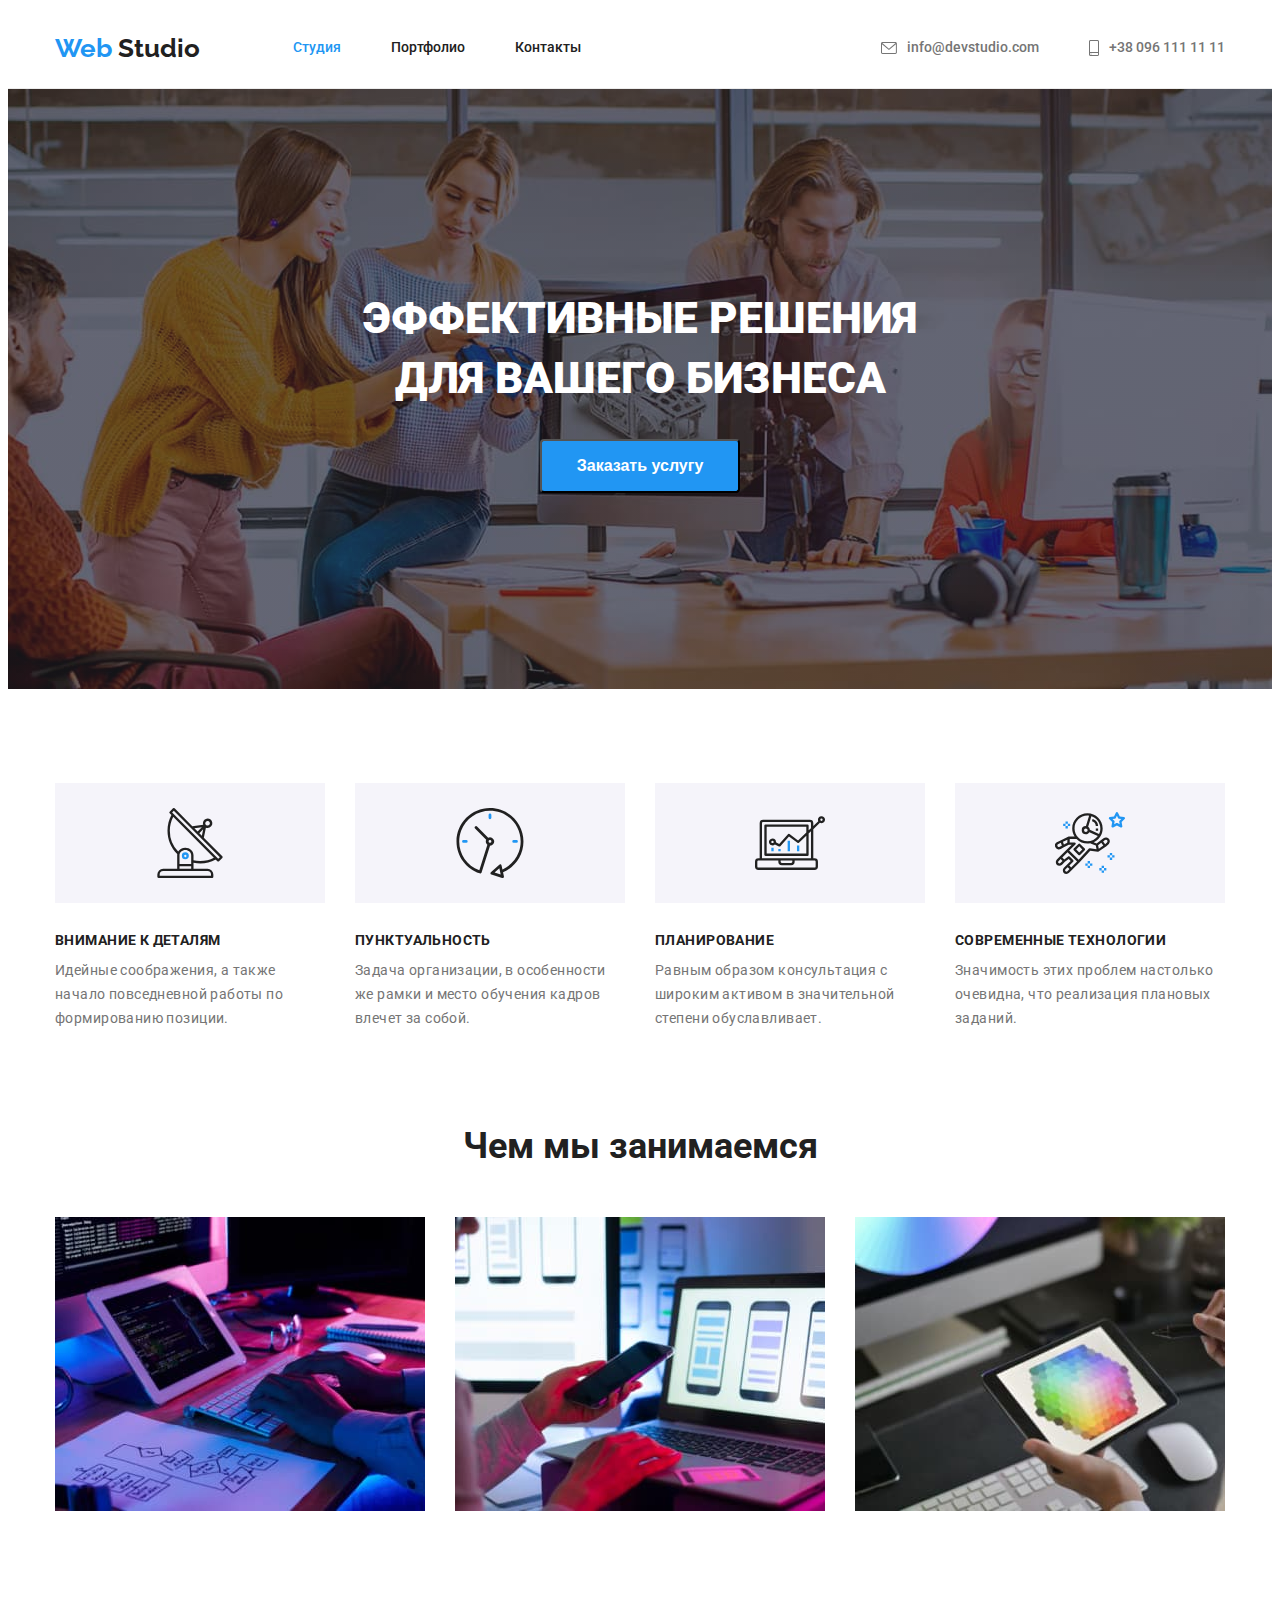
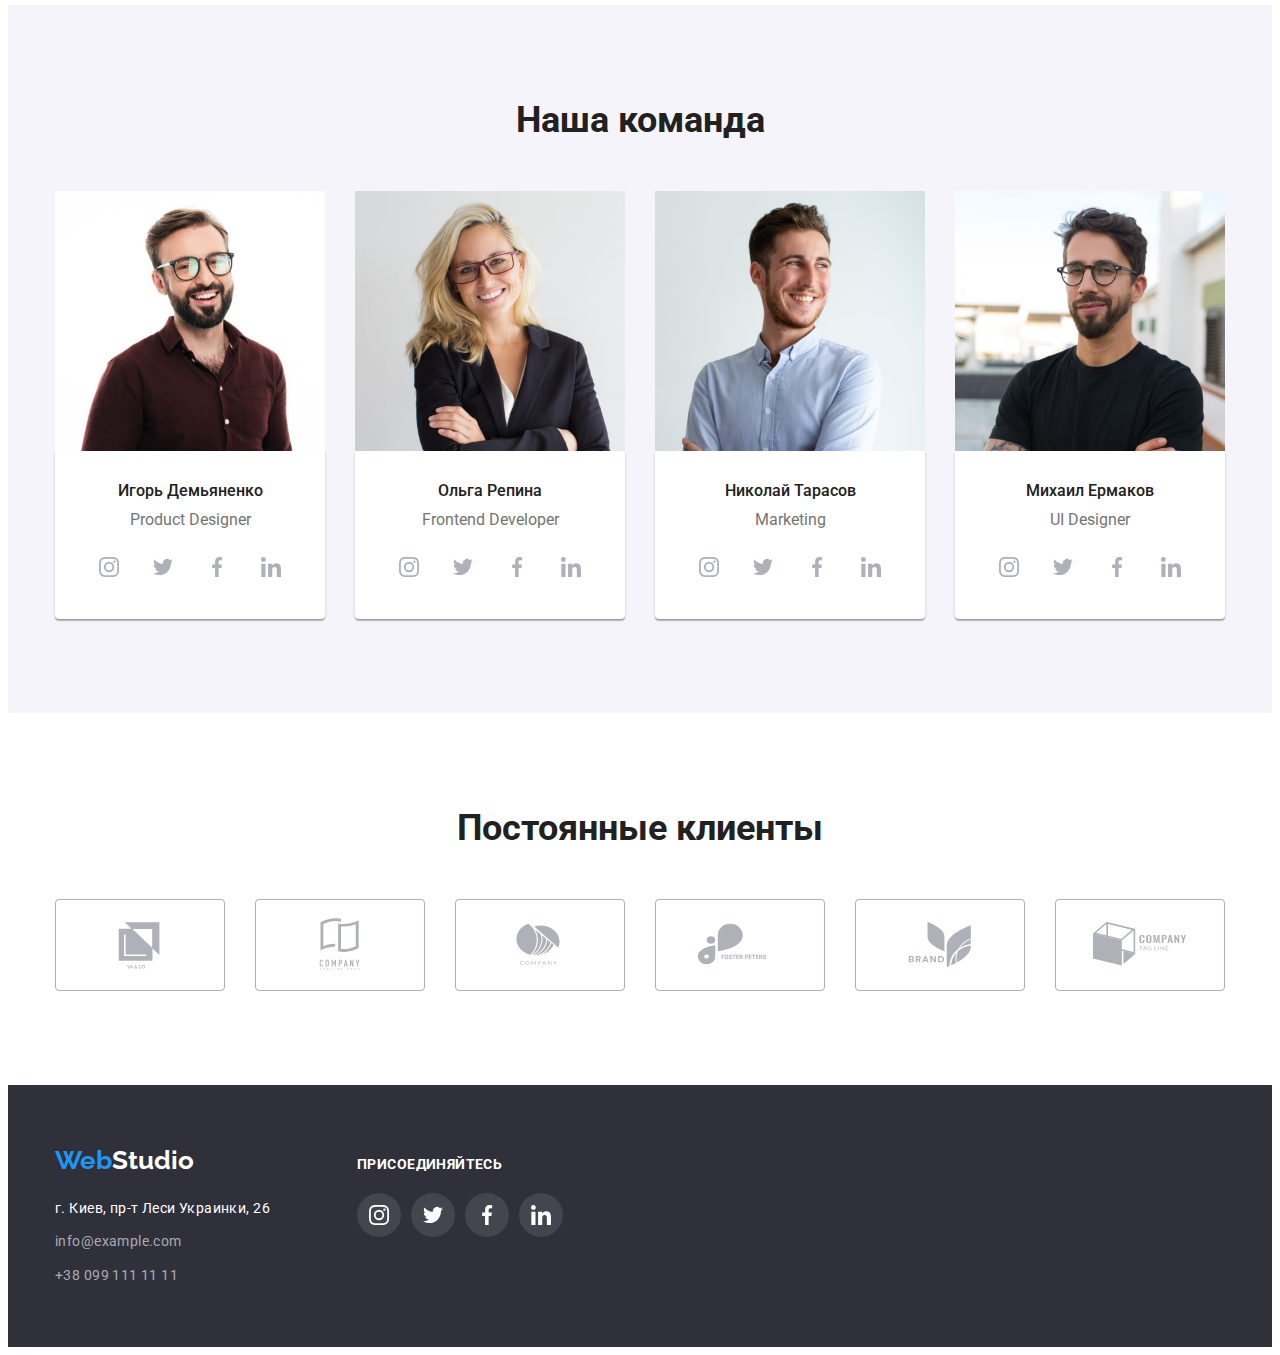
<file: index.html>
<!DOCTYPE html>
<html lang="ru">
  <head>
    <meta charset="UTF-8" />
    <meta http-equiv="X-UA-Compatible" content="IE=edge" />
    <meta name="viewport" content="width=device-width, initial-scale=1.0" />
    <title>WebStudio</title>
    <!-- Подключение файла нормализации (нормалайз) -->
    <link
      rel="stylesheet"
      href="https://cdnjs.cloudflare.com/ajax/libs/modern-normalize/1.1.0/modern-normalize.min.css"
      integrity="sha512-wpPYUAdjBVSE4KJnH1VR1HeZfpl1ub8YT/NKx4PuQ5NmX2tKuGu6U/JRp5y+Y8XG2tV+wKQpNHVUX03MfMFn9Q=="
      crossorigin="anonymous"
      referrerpolicy="no-referrer"
    />
    <!-- Подключение шрифтов Google fonts -->
    <link rel="preconnect" href="https://fonts.googleapis.com" />
    <link rel="preconnect" href="https://fonts.gstatic.com" crossorigin />
    <link
      href="https://fonts.googleapis.com/css2?family=Raleway:wght@700&family=Roboto:wght@400;500;700;900&display=swap"
      rel="stylesheet"
    />
    <link rel="stylesheet" href="./css/styles.css" />
  </head>
  <body>
    <!--Верхняя линия-->
    <header class="page-header">
      <div class="container header-box">
        <nav class="nav-header">
          <a class="logo" href="./index.html"> <span class="web">Web </span>Studio</a>
          <ul class="site-nav list">
            <li class="link-item">
              <a class="link current" href="./index.html">Студия</a>
            </li>
            <li class="link-item">
              <a class="link" href="./portfolio.html">Портфолио</a>
            </li>
            <li class="link-item">
              <a class="link" href="">Контакты</a>
            </li>
          </ul>
        </nav>
        <ul class="contacts-nav list">
          <li class="contacts-nav-item">
            <a class="link mail" href="mailto:info@devstudio.com">
              <svg class="contacts-item" width="16" height="12">
                <use href="./images/icons.svg#icon-envelope"></use>
              </svg>
              info@devstudio.com
            </a>
          </li>
          <li class="contacts-nav-item">
            <a class="link mail" href="tel:+380961111111">
              <svg class="contacts-item" width="10" height="16">
                <use href="./images/icons.svg#icon-smartphone"></use>
              </svg>
              +38 096 111 11 11</a
            >
          </li>
        </ul>
      </div>
    </header>
    <main>
      <!--Шапка-->
      <section class="hero overlay">
        <div class="container">
          <h1 class="head-title">Эффективные решения для&nbsp;вашего бизнеса</h1>
          <button class="button" type="button">Заказать услугу</button>
        </div>
      </section>
      <!--Особенности-->
      <section class="features">
        <div class="container features-box">
          <h2 class="visually-hidden">Преимущества</h2>
          <ul class="feature-list grid list">
            <li class="feature-item grid-item">
              <div class="features-icon-box">
                <svg class="features-icon" width="70" height="70">
                  <use href="./images/icons.svg#icon-antenna"></use>
                </svg>
              </div>
              <h3 class="feature-item-title">Внимание к деталям</h3>
              <p class="features-p">
                Идейные соображения, а также начало повседневной работы по формированию позиции.
              </p>
            </li>
            <li class="feature-item grid-item">
              <div class="features-icon-box">
                <svg class="features-icon" width="70" height="70">
                  <use href="./images/icons.svg#icon-clock"></use>
                </svg>
              </div>
              <h3 class="feature-item-title">Пунктуальность</h3>
              <p class="features-p">
                Задача организации, в особенности же рамки и место обучения кадров влечет за собой.
              </p>
            </li>
            <li class="feature-item grid-item">
              <div class="features-icon-box">
                <svg class="features-icon" width="70" height="70">
                  <use href="./images/icons.svg#icon-diagram"></use>
                </svg>
              </div>
              <h3 class="feature-item-title">Планирование</h3>
              <p class="features-p">
                Равным образом консультация с широким активом в значительной степени обуславливает.
              </p>
            </li>
            <li class="feature-item grid-item">
              <div class="features-icon-box">
                <svg class="features-icon" width="70" height="70">
                  <use href="./images/icons.svg#icon-astronaut"></use>
                </svg>
              </div>
              <h3 class="feature-item-title">Современные технологии</h3>
              <p class="features-p">
                Значимость этих проблем настолько очевидна, что реализация плановых заданий.
              </p>
            </li>
          </ul>
        </div>
      </section>
      <!--Чем мы занимаемся-->
      <section class="functions">
        <div class="container">
          <h2 class="functions-title">Чем мы занимаемся</h2>
          <ul class="function-list grid list">
            <li class="function-item grid-item">
              <img
                class="function-item-img"
                src="./images/img1.jpg"
                alt="Верстка"
                width="370"
                height="294"
              />
            </li>
            <li class="function-item grid-item">
              <img
                class="function-item-img"
                src="./images/img2.jpg"
                alt="Дизайн"
                width="370"
                height="294"
              />
            </li>
            <li class="function-item grid-item">
              <img
                class="function-item-img"
                src="./images/img3.jpg"
                alt="Внешнее оформление"
                width="370"
                height="294"
              />
            </li>
          </ul>
        </div>
      </section>
      <!--Наша команда-->
      <section class="team">
        <div class="container">
          <h2 class="team-title">Наша команда</h2>
          <ul class="team-list grid list">
            <li class="grid-item">
              <img
                class="team-list-img"
                src="./images/team1.jpg"
                alt="Фото Игоря Демьяненко"
                width="270"
              />
              <div class="team-list-desc">
                <h3 class="title-people">Игорь Демьяненко</h3>
                <p class="team-position">Product Designer</p>
                <ul class="socials-list list">
                  <li class="socials-item">
                    <a class="socials-link" href="">
                      <svg class="socials-icon" width="20" height="20">
                        <use href="./images/icons.svg#icon-instagram"></use>
                      </svg>
                    </a>
                  </li>
                  <li class="socials-item">
                    <a class="socials-link" href="">
                      <svg class="socials-icon" width="20" height="20">
                        <use href="./images/icons.svg#icon-twitter"></use>
                      </svg>
                    </a>
                  </li>
                  <li class="socials-item">
                    <a class="socials-link" href="">
                      <svg class="socials-icon" width="20" height="20">
                        <use href="./images/icons.svg#icon-facebook"></use>
                      </svg>
                    </a>
                  </li>
                  <li class="socials-item">
                    <a class="socials-link" href="">
                      <svg class="socials-icon" width="20" height="20">
                        <use href="./images/icons.svg#icon-linkedin"></use>
                      </svg>
                    </a>
                  </li>
                </ul>
              </div>
            </li>
            <li class="grid-item">
              <img
                class="team-list-img"
                src="./images/team2.jpg"
                alt="Фото Ольги Репиной"
                width="270"
              />
              <div class="team-list-desc">
                <h3 class="title-people">Ольга Репина</h3>
                <p class="team-position">Frontend Developer</p>
                <ul class="socials-list list">
                  <li class="socials-item">
                    <a class="socials-link" href="">
                      <svg class="socials-icon" width="20" height="20">
                        <use href="./images/icons.svg#icon-instagram"></use>
                      </svg>
                    </a>
                  </li>
                  <li class="socials-item">
                    <a class="socials-link" href="">
                      <svg class="socials-icon" width="20" height="20">
                        <use href="./images/icons.svg#icon-twitter"></use>
                      </svg>
                    </a>
                  </li>
                  <li class="socials-item">
                    <a class="socials-link" href="">
                      <svg class="socials-icon" width="20" height="20">
                        <use href="./images/icons.svg#icon-facebook"></use>
                      </svg>
                    </a>
                  </li>
                  <li class="socials-item">
                    <a class="socials-link" href="">
                      <svg class="socials-icon" width="20" height="20">
                        <use href="./images/icons.svg#icon-linkedin"></use>
                      </svg>
                    </a>
                  </li>
                </ul>
              </div>
            </li>
            <li class="grid-item">
              <img
                class="team-list-img"
                src="./images/team3.jpg"
                alt="Фото Николая Тарасова"
                width="270"
              />
              <div class="team-list-desc">
                <h3 class="title-people">Николай Тарасов</h3>
                <p class="team-position">Marketing</p>
                <ul class="socials-list list">
                  <li class="socials-item">
                    <a class="socials-link" href="">
                      <svg class="socials-icon" width="20" height="20">
                        <use href="./images/icons.svg#icon-instagram"></use>
                      </svg>
                    </a>
                  </li>
                  <li class="socials-item">
                    <a class="socials-link" href="">
                      <svg class="socials-icon" width="20" height="20">
                        <use href="./images/icons.svg#icon-twitter"></use>
                      </svg>
                    </a>
                  </li>
                  <li class="socials-item">
                    <a class="socials-link" href="">
                      <svg class="socials-icon" width="20" height="20">
                        <use href="./images/icons.svg#icon-facebook"></use>
                      </svg>
                    </a>
                  </li>
                  <li class="socials-item">
                    <a class="socials-link" href="">
                      <svg class="socials-icon" width="20" height="20">
                        <use href="./images/icons.svg#icon-linkedin"></use>
                      </svg>
                    </a>
                  </li>
                </ul>
              </div>
            </li>
            <li class="grid-item">
              <img
                class="team-list-img"
                src="./images/team4.jpg"
                alt="Фото Михаила Ермакова"
                width="270"
              />
              <div class="team-list-desc">
                <h3 class="title-people">Михаил Ермаков</h3>
                <p class="team-position">UI Designer</p>
                <ul class="socials-list list">
                  <li class="socials-item">
                    <a class="socials-link" href="">
                      <svg class="socials-icon" width="20" height="20">
                        <use href="./images/icons.svg#icon-instagram"></use>
                      </svg>
                    </a>
                  </li>
                  <li class="socials-item">
                    <a class="socials-link" href="">
                      <svg class="socials-icon" width="20" height="20">
                        <use href="./images/icons.svg#icon-twitter"></use>
                      </svg>
                    </a>
                  </li>
                  <li class="socials-item">
                    <a class="socials-link" href="">
                      <svg class="socials-icon" width="20" height="20">
                        <use href="./images/icons.svg#icon-facebook"></use>
                      </svg>
                    </a>
                  </li>
                  <li class="socials-item">
                    <a class="socials-link" href="">
                      <svg class="socials-icon" width="20" height="20">
                        <use href="./images/icons.svg#icon-linkedin"></use>
                      </svg>
                    </a>
                  </li>
                </ul>
              </div>
            </li>
          </ul>
        </div>
      </section>
      <!--Постоянные клиенты-->
      <section class="clients">
        <div class="container">
          <h2 class="clients-title">Постоянные клиенты</h2>
          <ul class="clients-list grid list">
            <li class="clients-item grid-item">
              <a class="clients-item-link" href="">
                <svg class="clients-icon" width="106" height="60">
                  <use href="./images/icons.svg#icon-logo5"></use>
                </svg>
              </a>
            </li>
            <li class="clients-item grid-item">
              <a class="clients-item-link" href="">
                <svg class="clients-icon" width="106" height="60">
                  <use href="./images/icons.svg#icon-logo4"></use></svg
              ></a>
            </li>
            <li class="clients-item grid-item">
              <a class="clients-item-link" href="">
                <svg class="clients-icon" width="106" height="60">
                  <use href="./images/icons.svg#icon-logo3"></use></svg
              ></a>
            </li>
            <li class="clients-item grid-item">
              <a class="clients-item-link" href="">
                <svg class="clients-icon" width="106" height="60">
                  <use href="./images/icons.svg#icon-logo2"></use></svg
              ></a>
            </li>
            <li class="clients-item grid-item">
              <a class="clients-item-link" href="">
                <svg class="clients-icon" width="106" height="60">
                  <use href="./images/icons.svg#icon-logo1"></use></svg
              ></a>
            </li>
            <li class="clients-item grid-item">
              <a class="clients-item-link" href="">
                <svg class="clients-icon" width="106" height="60">
                  <use href="./images/icons.svg#icon-logo6"></use></svg
              ></a>
            </li>
          </ul>
        </div>
      </section>
    </main>
    <footer class="footer">
      <div class="container footer-socials-list">
        <div class="logo-address">
          <a class="logo" href="./index.html">
            <span class="web">Web</span><span class="studio">Studio</span></a
          >
          <address>
            <ul class="address list">
              <li class="address-list-item">
                <a
                  href="https://goo.gl/maps/2maCoC23QZweexvk6"
                  target="_blank"
                  rel="noopener noreferrer"
                  class="link"
                  ><span class="add">г. Киев, пр-т Леси Украинки, 26</span></a
                >
              </li>
              <li class="address-list-item">
                <a class="link" href="mailto:info@example.com">info@example.com</a>
              </li>
              <li class="address-list-item">
                <a class="link" href="tel:380991111111"> +38 099 111 11 11</a>
              </li>
            </ul>
          </address>
        </div>
        <div class="footer-socials">
          <b class="subscribe">присоединяйтесь</b>
          <ul class="footer-socials-list list">
            <li class="footer-socials-item">
              <a class="footer-socials-link" href="">
                <svg class="socials-icon" width="20" height="20">
                  <use href="./images/icons.svg#icon-instagram"></use>
                </svg>
              </a>
            </li>
            <li class="footer-socials-item">
              <a class="footer-socials-link" href="">
                <svg class="socials-icon" width="20" height="20">
                  <use href="./images/icons.svg#icon-twitter"></use>
                </svg>
              </a>
            </li>
            <li class="footer-socials-item">
              <a class="footer-socials-link" href="">
                <svg class="socials-icon" width="20" height="20">
                  <use href="./images/icons.svg#icon-facebook"></use>
                </svg>
              </a>
            </li>
            <li class="footer-socials-item">
              <a class="footer-socials-link" href="">
                <svg class="socials-icon" width="20" height="20">
                  <use href="./images/icons.svg#icon-linkedin"></use>
                </svg>
              </a>
            </li>
          </ul>
        </div>
      </div>
    </footer>
  </body>
</html>
</file>
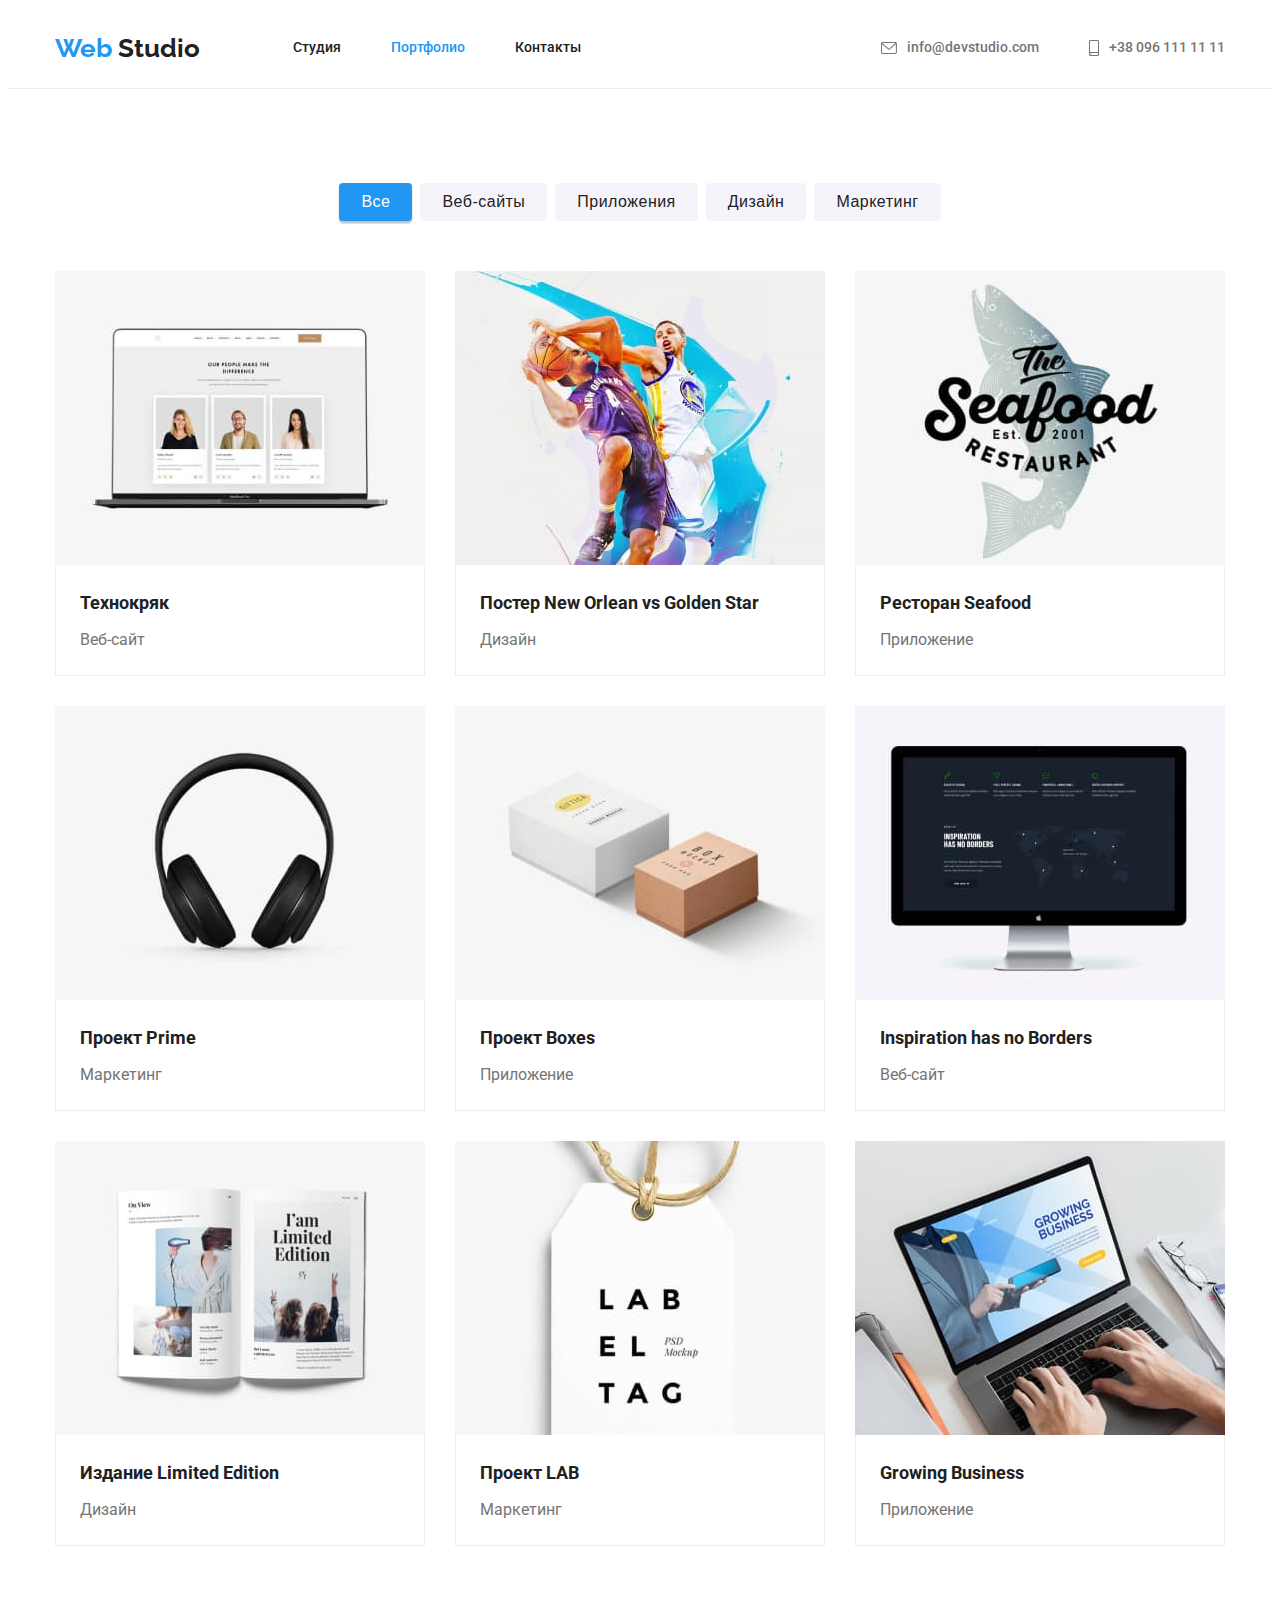
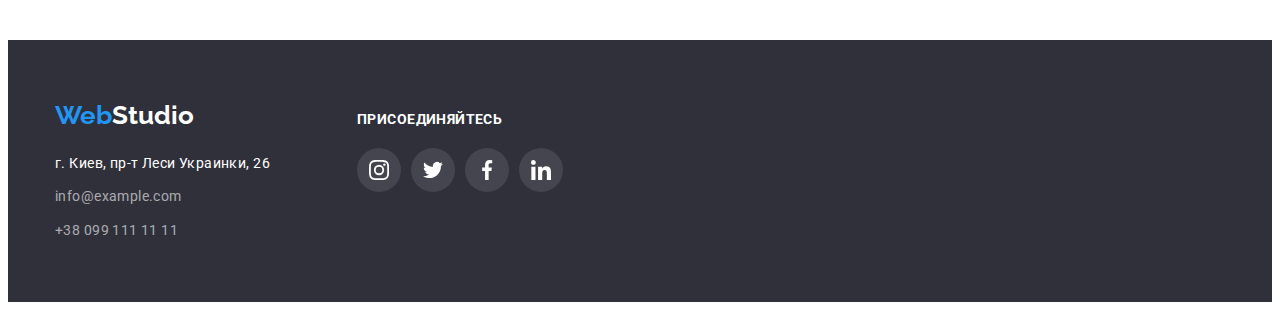
<file: portfolio.html>
<!DOCTYPE html>
<html lang="ru">
  <head>
    <meta charset="UTF-8" />
    <meta http-equiv="X-UA-Compatible" content="IE=edge" />
    <meta name="viewport" content="width=device-width, initial-scale=1.0" />
    <title>WebStudio</title>
    <!-- Подключение файла нормализации (нормалайз) -->
    <link
      rel="stylesheet"
      href="https://cdnjs.cloudflare.com/ajax/libs/modern-normalize/1.1.0/modern-normalize.min.css"
      integrity="sha512-wpPYUAdjBVSE4KJnH1VR1HeZfpl1ub8YT/NKx4PuQ5NmX2tKuGu6U/JRp5y+Y8XG2tV+wKQpNHVUX03MfMFn9Q=="
      crossorigin="anonymous"
      referrerpolicy="no-referrer"
    />
    <!-- Подключение шрифтов Google fonts -->
    <link rel="preconnect" href="https://fonts.googleapis.com" />
    <link rel="preconnect" href="https://fonts.gstatic.com" crossorigin />
    <link
      href="https://fonts.googleapis.com/css2?family=Raleway:wght@700&family=Roboto:wght@400;500;700;900&display=swap"
      rel="stylesheet"
    />
    <link rel="stylesheet" href="./css/styles.css" />
  </head>
  <body>
    <!--Верхняя линия-->
    <header class="page-header">
      <div class="container header-box">
        <nav class="nav-header">
          <a class="logo" href="./index.html"> <span class="web">Web </span>Studio</a>
          <ul class="site-nav list">
            <li class="link-item">
              <a class="link" href="./index.html">Студия</a>
            </li>
            <li class="link-item">
              <a class="link current" href="./portfolio.html">Портфолио</a>
            </li>
            <li class="link-item">
              <a class="link" href="">Контакты</a>
            </li>
          </ul>
        </nav>
        <ul class="contacts-nav list">
          <li class="contacts-nav-item">
            <a class="link mail" href="mailto:info@devstudio.com">
              <svg class="contacts-item" width="16" height="12">
                <use href="./images/icons.svg#icon-envelope"></use>
              </svg>
              info@devstudio.com
            </a>
          </li>
          <li class="contacts-nav-item">
            <a class="link mail" href="tel:+380961111111">
              <svg class="contacts-item" width="10" height="16">
                <use href="./images/icons.svg#icon-smartphone"></use>
              </svg>
              +38 096 111 11 11</a
            >
          </li>
        </ul>
      </div>
    </header>
    <!--Projects-->
    <main>
      <section class="project-box">
        <div class="container">
          <h1 class="visually-hidden">Портфолио проектов</h1>
          <ul class="filters list">
            <li class="filters-list-item">
              <button class="btn-filters current" type="button">Все</button>
            </li>
            <li class="filters-list-item">
              <button class="btn-filters" type="button">Веб-сайты</button>
            </li>
            <li class="filters-list-item">
              <button class="btn-filters" type="button">Приложения</button>
            </li>
            <li class="filters-list-item">
              <button class="btn-filters" type="button">Дизайн</button>
            </li>
            <li class="filters-list-item">
              <button class="btn-filters" type="button">Маркетинг</button>
            </li>
          </ul>
          <h2 class="visually-hidden">Примеры проектов</h2>
          <ul class="project-examples grid list">
            <li class="project-examples-item grid-item">
              <a class="project-examples-li" href="">
                <img
                  class="project-img"
                  src="./images/project1.jpg"
                  alt="Фото проекта Технокряк"
                  width="370"
                />
                <div class="project-examples-desc">
                  <h3 class="title-project">Технокряк</h3>
                  <p class="project-p">Веб-сайт</p>
                </div>
              </a>
            </li>
            <li class="project-examples-item grid-item">
              <a class="project-examples-li" href="">
                <img
                  class="project-img"
                  src="./images/project2.jpg"
                  alt="Фото постера New Orlean vs Golden Star"
                  width="370"
                />
                <div class="project-examples-desc">
                  <h3 class="title-project">Постер New Orlean vs Golden Star</h3>
                  <p class="project-p">Дизайн</p>
                </div>
              </a>
            </li>
            <li class="project-examples-item grid-item">
              <a class="project-examples-li" href="">
                <img
                  class="project-img"
                  src="./images/project3.jpg"
                  alt="Фото ресторана Seafood"
                  width="370"
                />
                <div class="project-examples-desc">
                  <h3 class="title-project">Ресторан Seafood</h3>
                  <p class="project-p">Приложение</p>
                </div>
              </a>
            </li>
            <li class="project-examples-item grid-item">
              <a class="project-examples-li" href=""
                ><img
                  class="project-img"
                  src="./images/project4.jpg"
                  alt="Фото проекта Prime"
                  width="370"
                />
                <div class="project-examples-desc">
                  <h3 class="title-project">Проект Prime</h3>
                  <p class="project-p">Маркетинг</p>
                </div>
              </a>
            </li>
            <li class="project-examples-item grid-item">
              <a class="project-examples-li" href=""
                ><img
                  class="project-img"
                  src="./images/project5.jpg"
                  alt="Фото проекта Boxes"
                  width="370"
                />
                <div class="project-examples-desc">
                  <h3 class="title-project">Проект Boxes</h3>
                  <p class="project-p">Приложение</p>
                </div>
              </a>
            </li>
            <li class="project-examples-item grid-item">
              <a class="project-examples-li" href=""
                ><img
                  class="project-img"
                  src="./images/project6.jpg"
                  alt="Фото проекта Inspiration has no Borders"
                  width="370"
                />
                <div class="project-examples-desc">
                  <h3 class="title-project">Inspiration has no Borders</h3>
                  <p class="project-p">Веб-сайт</p>
                </div>
              </a>
            </li>
            <li class="project-examples-item grid-item">
              <a class="project-examples-li" href=""
                ><img
                  class="project-img"
                  src="./images/project7.jpg"
                  alt="Фото издания Limited Edition"
                  width="370"
                />
                <div class="project-examples-desc">
                  <h3 class="title-project">Издание Limited Edition</h3>
                  <p class="project-p">Дизайн</p>
                </div>
              </a>
            </li>
            <li class="project-examples-item grid-item">
              <a class="project-examples-li" href=""
                ><img
                  class="project-img"
                  src="./images/project8.jpg"
                  alt="Фото проекта LAB"
                  width="370"
                />
                <div class="project-examples-desc">
                  <h3 class="title-project">Проект LAB</h3>
                  <p class="project-p">Маркетинг</p>
                </div>
              </a>
            </li>
            <li class="project-examples-item grid-item">
              <a class="project-examples-li" href=""
                ><img
                  class="project-img"
                  src="./images/project9.jpg"
                  alt="Фото проекта Growing Business"
                  width="370"
                />
                <div class="project-examples-desc">
                  <h3 class="title-project">Growing Business</h3>
                  <p class="project-p">Приложение</p>
                </div>
              </a>
            </li>
          </ul>
        </div>
      </section>
    </main>
    <footer class="footer">
      <div class="container footer-socials-list">
        <div class="logo-address">
          <a class="logo" href="./index.html">
            <span class="web">Web</span><span class="studio">Studio</span></a
          >
          <address>
            <ul class="address list">
              <li class="address-list-item">
                <a
                  href="https://goo.gl/maps/2maCoC23QZweexvk6"
                  target="_blank"
                  rel="noopener noreferrer"
                  class="link"
                  ><span class="add">г. Киев, пр-т Леси Украинки, 26</span></a
                >
              </li>
              <li class="address-list-item">
                <a class="link" href="mailto:info@example.com">info@example.com</a>
              </li>
              <li class="address-list-item">
                <a class="link" href="tel:380991111111"> +38 099 111 11 11</a>
              </li>
            </ul>
          </address>
        </div>
        <div class="footer-socials">
          <b class="subscribe">присоединяйтесь</b>
          <ul class="footer-socials-list list">
            <li class="footer-socials-item">
              <a class="footer-socials-link" href="">
                <svg class="socials-icon" width="20" height="20">
                  <use href="./images/icons.svg#icon-instagram"></use>
                </svg>
              </a>
            </li>
            <li class="footer-socials-item">
              <a class="footer-socials-link" href="">
                <svg class="socials-icon" width="20" height="20">
                  <use href="./images/icons.svg#icon-twitter"></use>
                </svg>
              </a>
            </li>
            <li class="footer-socials-item">
              <a class="footer-socials-link" href="">
                <svg class="socials-icon" width="20" height="20">
                  <use href="./images/icons.svg#icon-facebook"></use>
                </svg>
              </a>
            </li>
            <li class="footer-socials-item">
              <a class="footer-socials-link" href="">
                <svg class="socials-icon" width="20" height="20">
                  <use href="./images/icons.svg#icon-linkedin"></use>
                </svg>
              </a>
            </li>
          </ul>
        </div>
      </div>
    </footer>
  </body>
</html>
</file>
<file: css/styles.css>
/*цвет основного текста #757575 */
/*вторичный цвет текста #212121 */
/*белый цвет #FFFFFF */
/*цвет акцента #2196F3 */
/* светлый цвет фона #E5E5E5 */
/* темный цвет фона #2F303A */
/* вторичный цвет фона #F5F4FA */
html {
  box-sizing: border-box;
}
*,
*::before,
*::after {
  box-sizing: inherit;
}

/* Common styles */
:root {
  --primary-text-color: #757575;
  --title-text-color: #212121;
  --accent-color: #2196f3;
  --accent-btn-color: #188ce8;
  --primary-white-color: #ffffff;
  --dark-background: #2f303a;
  --secondary-background: #f5f4fa;
  --rgba-grey: rgba(255, 255, 255, 0.6);
  --border-color-header: #ececec;
  --border-color-project: #eeeeee;
  /* Grid */
  --items: 1;
  --indent: 30px;
}

body {
  font-family: 'Roboto', sans-serif;
  color: var(--primary-text-color);
  background: var(--primary-white-color);
}
h1,
h2,
h3,
h4,
h5,
h6,
p,
ul {
  padding: 0;
  margin: 0;
}
.list {
  list-style: none;
  margin: 0;
  padding: 0;
}
.link {
  text-decoration: none;
  color: currentColor;
  display: block;
}
.container {
  /* outline: 1px solid red; */
  width: 1200px;
  margin-left: auto;
  margin-right: auto;
  padding: 0 15px;
}
/**
  |============================
  | Сітка на flex-box
  |============================
*/
.grid {
  display: flex;
  flex-wrap: wrap;
  margin: calc(-1 * var(--indent) / 2);
}
.grid-item {
  flex-basis: calc((100% - var(--indent) * var(--items)) / var(--items));
  margin: calc(var(--indent) / 2);
}
/* Семантичне приховування елементів */
.visually-hidden {
  position: absolute;
  white-space: nowrap;
  width: 1px;
  height: 1px;
  overflow: hidden;
  border: 0;
  padding: 0;
  clip: rect(0 0 0 0);
  clip-path: inset(50%);
  margin: -1px;
}
/* <!--Верхняя линия--> */
.page-header {
  border-bottom: 1px solid var(--border-color-header);
}
.header-box {
  display: flex;
  align-items: center;
}
.link-item .link {
  padding-top: 32px;
  padding-bottom: 32px;
}
.nav-header {
  display: flex;
  align-items: center;
}

/* Logo */
.logo {
  font-family: 'Raleway', sans-serif;
  color: var(--title-text-color);
  font-weight: 700;
  font-size: 26px;
  line-height: 1.19;
  text-decoration: none;
  margin-right: auto;
  margin-right: 93px;
  display: block;
}
.logo .web {
  color: var(--accent-color);
  font-weight: 700;
}

/* Site nav */
.site-nav {
  display: flex;
  align-items: center;
}
.site-nav .link {
  color: var(--title-text-color);
  text-decoration: none;
  font-weight: 500;
  font-size: 14px;
  line-height: 1.14;
  display: block;
}
.link-item:not(:last-child) {
  margin-right: 50px;
}

.site-nav .link:hover,
.site-nav .link:focus {
  color: var(--accent-color);
}
.site-nav .link.current {
  color: var(--accent-color);
}

.contacts-nav {
  display: flex;
  margin-left: auto;
}
.contacts-nav .link {
  display: flex;
  align-items: center;
  text-decoration: none;
  color: var(--primary-text-color);
  font-style: normal;
  font-weight: 500;
  font-size: 14px;
  line-height: 1.14;
  padding-top: 32px;
  padding-bottom: 32px;
}
.contacts-nav.list .link:hover .contacts-item,
.contacts-nav.list .link:focus .contacts-item {
  fill: var(--accent-color);
}
.contacts-nav.list .link:hover,
.contacts-nav.list .link:focus {
  color: var(--accent-color);
}

.link .mail {
  display: flex;
  align-items: center;
}

.contacts-item {
  fill: var(--primary-text-color);
  margin-right: 10px;
}
.contacts-nav-item:not(:last-child) {
  margin-right: 50px;
}
/* Шапка */
.hero {
  background-color: var(--dark-background);
  padding-top: 200px;
  padding-bottom: 200px;
  background-size: cover;
}
.overlay {
  max-width: 1600px;
  height: 600px;
  margin-left: auto;
  margin-right: auto;
  background-image: linear-gradient(to right, rgba(47, 48, 58, 0.4), rgba(47, 48, 58, 0.4)),
    url(../images/header-img.jpg);
  background-repeat: no-repeat;
  background-position: center;
}

.head-title {
  color: var(--primary-white-color);
  font-weight: 900;
  font-size: 44px;
  line-height: 1.36;
  text-align: center;
  text-transform: uppercase;
  width: 696px;
  margin: 0 auto;
  margin-bottom: 30px;
}
.button {
  width: 200px;
  color: var(--primary-white-color);
  background-color: var(--accent-color);
  font-weight: 700;
  font-size: 16px;
  line-height: 1.9;
  align-items: center;
  text-align: center;
  cursor: pointer;
  padding: 10px 32px;
  border-radius: 4px;
  display: block;
  margin: 0 auto;
}
.button:hover,
.button:focus {
  background-color: var(--accent-btn-color);
}

/* Features */
.features {
  padding-top: 94px;
}
.features-icon-box {
  display: flex;
  height: 120px;
  align-items: center;
  justify-content: center;
  background-color: var(--secondary-background);
}

.feature-item-title {
  color: var(--title-text-color);
  font-weight: 700;
  font-size: 14px;
  line-height: 1.14;
  letter-spacing: 0.03em;
  text-transform: uppercase;
  margin-top: 30px;
  margin-bottom: 10px;
}
.feature-list .features-p {
  color: var(--primary-text-color);
  font-weight: 400;
  font-size: 14px;
  line-height: 1.71;
  letter-spacing: 0.03em;
}
.feature-list {
  --items: 4;
}

/* Functions */
.functions {
  padding-top: 94px;
  padding-bottom: 94px;
}
.function-item-img {
  display: block;
}

.functions-title {
  color: var(--title-text-color);
  font-weight: 700;
  font-size: 36px;
  line-height: 1.17;
  text-align: center;
  margin-bottom: 50px;
}
.function-list {
  --items: 3;
}
/* Our team */
.team {
  padding-top: 94px;
  padding-bottom: 94px;
}
.team-list {
  --items: 4;
}
.team {
  color: var(--title-text-color);
  background: var(--secondary-background);
}
.team-title {
  font-weight: 700;
  font-size: 36px;
  line-height: 1.17;
  text-align: center;
  margin-bottom: 50px;
}
.team-list-desc {
  padding: 30px 32px;
  background-color: var(--primary-white-color);
  box-shadow: 0px 1px 3px rgba(0, 0, 0, 0.12), 0px 1px 1px rgba(0, 0, 0, 0.14),
    0px 2px 1px rgba(0, 0, 0, 0.2);
  border-radius: 0px 0px 4px 4px;
}
.title-people {
  font-weight: 500;
  font-size: 16px;
  line-height: 1.1875;
  text-align: center;
  margin-bottom: 10px;
}
.team-position {
  color: var(--primary-text-color);
  font-weight: 400;
  font-size: 16px;
  line-height: 19px;
  text-align: center;
}
.team-list-img {
  display: block;
}
.socials-list {
  display: flex;
  justify-content: space-between;
  margin-top: 16px;
}
.socials-item {
  display: flex;
  align-items: center;
  justify-content: center;
}
.socials-link {
  display: flex;
  justify-content: center;
  align-items: center;
  width: 44px;
  height: 44px;
  border-radius: 50%;
}
.socials-link:hover,
.socials-link:focus {
  background-color: var(--accent-color);
}
.socials-link:hover .socials-icon,
.socials-link:focus .socials-icon {
  fill: var(--primary-white-color);
}
.socials-icon {
  fill: #afb1b8;
}
/* Regular customers */
.clients {
  color: var(--title-text-color);
  padding-top: 94px;
  padding-bottom: 94px;
}
.clients-title {
  font-weight: 700;
  font-size: 36px;
  line-height: 1.17;
  text-align: center;
  margin-bottom: 50px;
}
.clients-list {
  --items: 6;
}
.clients-item {
  display: inline-block;
  width: 170px;
  height: 92px;
}
.clients-item-link {
  display: flex;
  align-items: center;
  justify-content: center;
  fill: #afb1b8;
  border: 1px solid #afb1b8;
  border-radius: 4px;
  width: 100%;
  height: 100%;
}
.clients-item-link:hover .clients-icon,
.clients-item-link:focus .clients-icon {
  fill: #2196f3;
}
.clients-item-link:hover,
.clients-item-link:focus {
  border-color: #2196f3;
}

/* Footer */
.footer {
  background: var(--dark-background);
  padding-top: 60px;
  padding-bottom: 60px;
}
.footer-socials-list {
  display: flex;
  align-items: baseline;
}
.subscribe {
  display: block;
  font-weight: 700;
  font-size: 14px;
  line-height: 1.14;
  letter-spacing: 0.03em;
  text-transform: uppercase;
  color: #ffffff;
  margin-bottom: 20px;
}
.footer-socials-link {
  display: flex;
  justify-content: center;
  align-items: center;
  width: 44px;
  height: 44px;
  border-radius: 50%;
  background-color: rgba(255, 255, 255, 0.1);
}
.footer-socials-item:not(:last-child) {
  margin-right: 10px;
}
.footer-socials-link:hover,
.footer-socials-link:focus {
  background-color: var(--accent-color);
}
.footer-socials-link .socials-icon {
  fill: var(--primary-white-color);
}
.logo-address {
  margin-right: 70px;
}
.footer .logo {
  margin-bottom: 20px;
}

.logo .studio {
  color: var(--primary-white-color);
}
.add {
  color: var(--primary-white-color);
}
.address .link {
  font-style: normal;
  text-decoration: none;
}
.address {
  font-weight: 400;
  font-size: 14px;
  line-height: 1.74;
  letter-spacing: 0.03em;
  color: rgba(255, 255, 255, 0.6);
}

.address .link:hover,
.address .link:focus {
  color: var(--accent-color);
}
.address-list-item:not(:last-child) {
  margin-bottom: 9px;
}

/* PORTFOLIO */
.project-box {
  padding-top: 94px;
  padding-bottom: 94px;
}
.filters {
  list-style: none;
  justify-content: center;
  margin-bottom: 34px;
  display: flex;
  margin-bottom: 50px;
}
.filters-list-item:not(:last-child) {
  margin-right: 8px;
}

.btn-filters {
  color: var(--title-text-color);
  background-color: var(--secondary-background);
  font-weight: 500;
  font-size: 16px;
  line-height: 1.625;
  align-items: center;
  text-align: center;
  padding: 6px 22px;
  display: block;
  letter-spacing: 0.03em;
  border-radius: 4px;
  border-style: none;
  cursor: pointer;
}
.btn-filters.current {
  background-color: var(--accent-color);
  color: var(--primary-white-color);
  box-shadow: 0px 3px 1px rgba(0, 0, 0, 0.1), 0px 1px 2px rgba(0, 0, 0, 0.08),
    0px 2px 2px rgba(0, 0, 0, 0.12);
}
.btn-filters:hover,
.btn-filters:focus {
  background-color: var(--accent-color);
  color: var(--primary-white-color);
  box-shadow: 0px 3px 1px rgba(0, 0, 0, 0.1), 0px 1px 2px rgba(0, 0, 0, 0.08),
    0px 2px 2px rgba(0, 0, 0, 0.12);
}

.title-project {
  color: var(--title-text-color);
  font-weight: 700;
  font-size: 18px;
  line-height: 2;
  margin-bottom: 4px;
}
.project-p {
  color: var(--primary-text-color);
  font-weight: 400;
  font-size: 16px;
  line-height: 1.875;
}

.project-examples {
  --items: 9;
}

.project-examples-li {
  display: block;
  text-decoration: none;
}
.project-examples-li:hover,
.project-examples-li:focus {
  box-shadow: 0px 1px 1px rgba(0, 0, 0, 0.12), 0px 4px 4px rgba(0, 0, 0, 0.06),
    1px 4px 6px rgba(0, 0, 0, 0.16);
}

.project-examples-desc {
  padding-top: 20px;
  padding-bottom: 20px;
  padding-left: 24px;
  padding-right: 24px;
  border-right: 1px solid var(--border-color-project);
  border-bottom: 1px solid var(--border-color-project);
  border-left: 1px solid var(--border-color-project);
}

.project-img {
  display: block;
}
</file>
